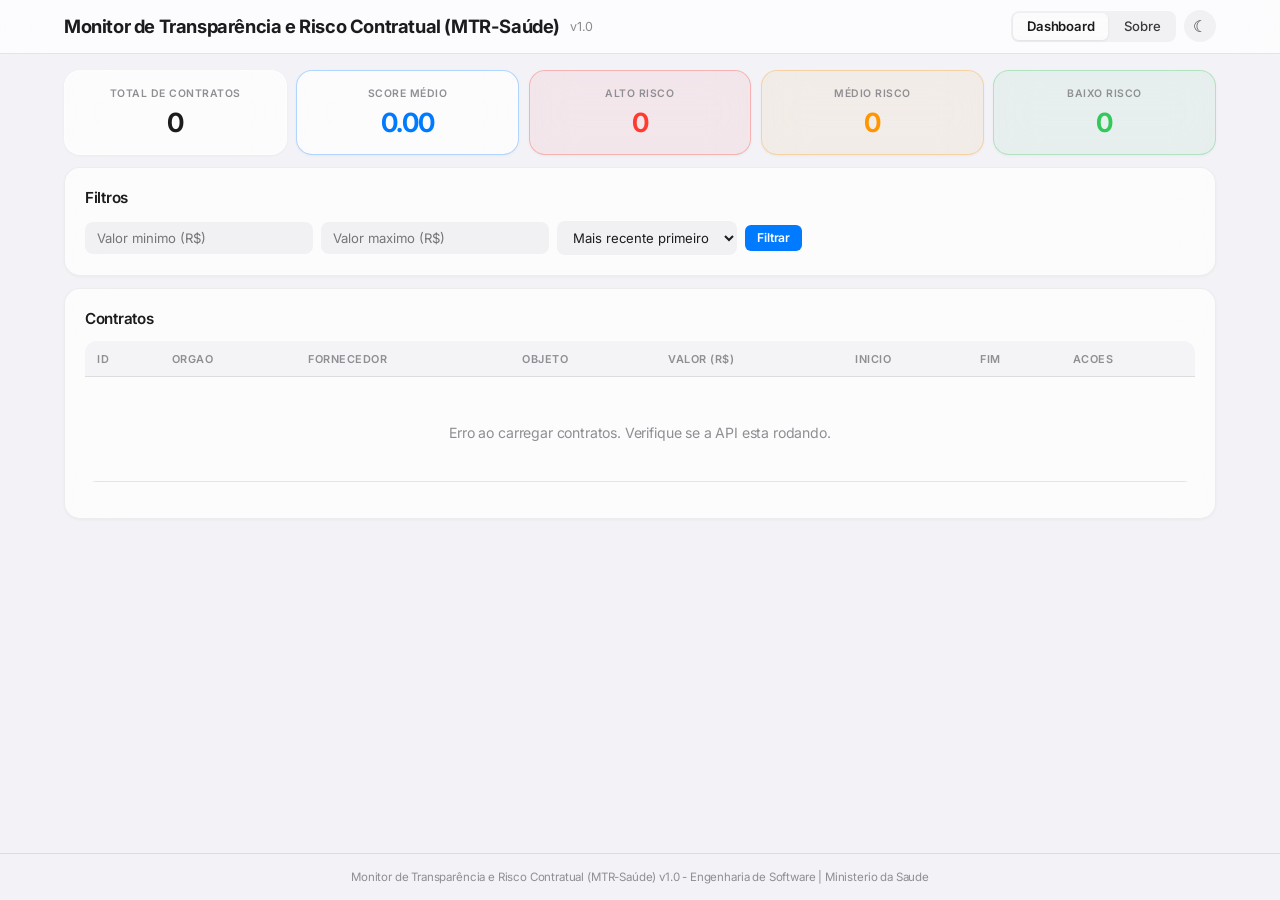
<file: frontend/index.html>
<!DOCTYPE html>
<html lang="pt-BR">
<head>
    <meta charset="UTF-8">
    <meta name="viewport" content="width=device-width, initial-scale=1.0">
    <title>Monitor de Transparência e Risco Contratual (MTR-Saúde) v1.0</title>
    <link rel="preconnect" href="https://fonts.googleapis.com">
    <link rel="preconnect" href="https://fonts.gstatic.com" crossorigin>
    <link href="https://fonts.googleapis.com/css2?family=Inter:wght@400;500;600;700&display=swap" rel="stylesheet">
    <link rel="stylesheet" href="css/style.css">
    <script src="js/theme.js"></script>
</head>
<body>
    <header>
        <nav>
            <h1>
                Monitor de Transparência e Risco Contratual (MTR-Saúde) <span style="font-weight:400;font-size:0.78rem;opacity:0.5;margin-left:0.1rem;">v1.0</span>
            </h1>
            <div class="nav-right">
                <ul>
                    <li><a href="index.html" class="active">Dashboard</a></li>
                    <li><a href="pages/sobre.html">Sobre</a></li>
                </ul>
                <button class="theme-toggle" id="theme-toggle" title="Alternar tema">&#9790;</button>
            </div>
        </nav>
    </header>

    <main>
        <!-- Cards resumo -->
        <div class="cards">
            <div class="card card-white">
                <h3>Total de Contratos</h3>
                <p id="total-contratos">-</p>
            </div>
            <div class="card card-accent">
                <h3>Score Médio</h3>
                <p id="score-medio">0.00</p>
            </div>
            <div class="card card-danger">
                <h3>Alto Risco</h3>
                <p id="alto-risco">0</p>
            </div>
            <div class="card card-warning">
                <h3>Médio Risco</h3>
                <p id="medio-risco">0</p>
            </div>
            <div class="card card-success">
                <h3>Baixo Risco</h3>
                <p id="baixo-risco">0</p>
            </div>
        </div>

        <!-- Filtros -->
        <section class="section-box">
            <h2>Filtros</h2>
            <div class="filtros-container">
                <input type="number" id="filtro-valor-min" placeholder="Valor minimo (R$)">
                <input type="number" id="filtro-valor-max" placeholder="Valor maximo (R$)">
                <select id="filtro-ordem">
                    <option value="desc">Mais recente primeiro</option>
                    <option value="asc">Mais antigo primeiro</option>
                </select>
                <button class="btn btn-primary btn-small" id="btn-filtrar">Filtrar</button>
            </div>
        </section>

        <!-- Tabela -->
        <section class="section-box">
            <h2>Contratos</h2>
            <div class="loading" id="loading">
                <span class="spinner"></span> Carregando...
            </div>
            <div class="table-wrapper">
                <table>
                    <thead>
                        <tr>
                            <th>ID</th>
                            <th>Orgao</th>
                            <th>Fornecedor</th>
                            <th>Objeto</th>
                            <th>Valor (R$)</th>
                            <th>Inicio</th>
                            <th>Fim</th>
                            <th>Acoes</th>
                        </tr>
                    </thead>
                    <tbody id="contratos-body"></tbody>
                </table>
            </div>
            <div id="paginacao" class="paginacao"></div>
        </section>
    </main>

    <footer>
        <p>Monitor de Transparência e Risco Contratual (MTR-Saúde) v1.0 - Engenharia de Software | Ministerio da Saude</p>
    </footer>

    <script src="js/api.js"></script>
    <script src="js/dashboard.js"></script>
</body>
</html>
</file>
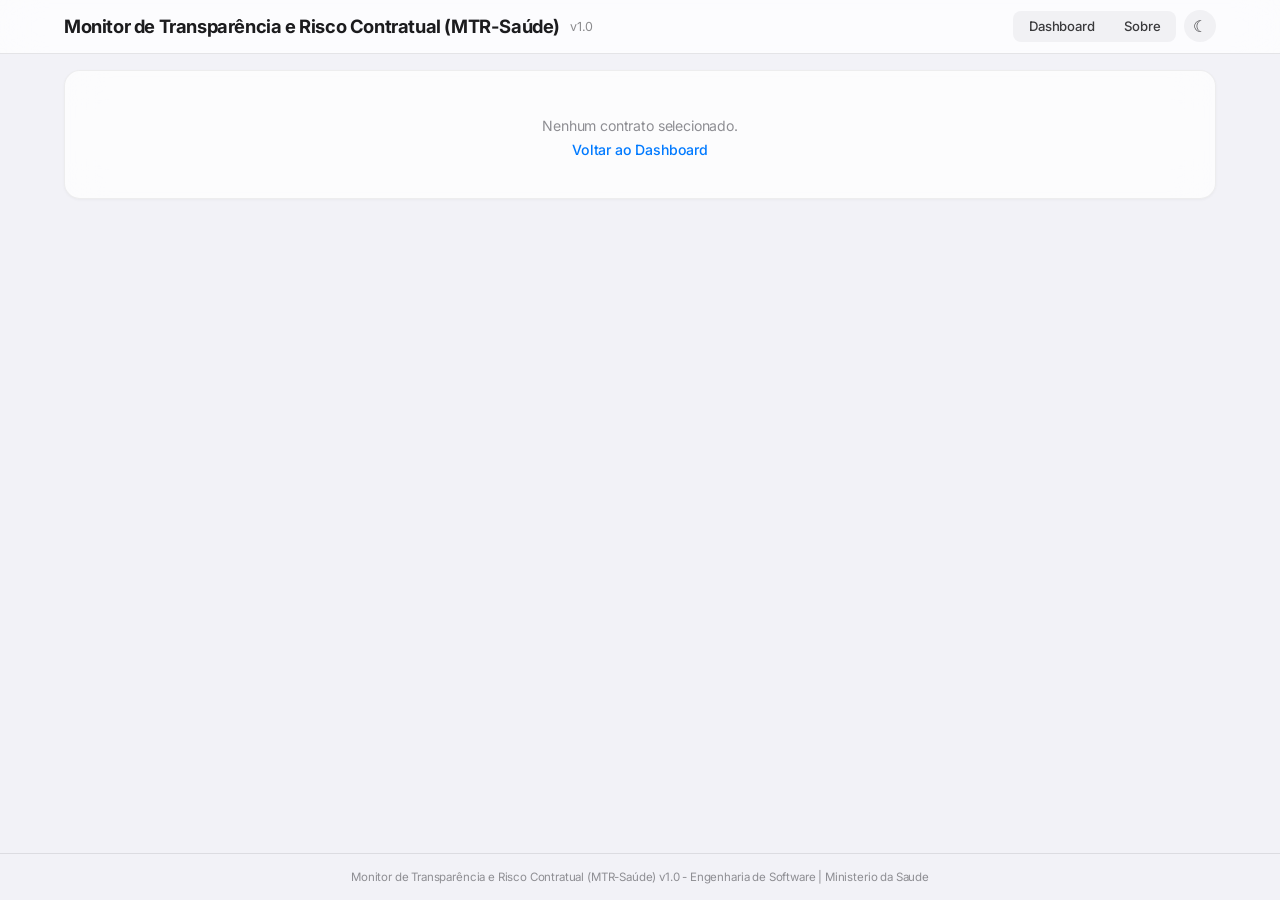
<file: frontend/pages/contratos.html>
<!DOCTYPE html>
<html lang="pt-BR">
<head>
    <meta charset="UTF-8">
    <meta name="viewport" content="width=device-width, initial-scale=1.0">
    <title>Detalhe do Contrato - Monitor de Transparência e Risco Contratual (MTR-Saúde) v1.0</title>
    <link rel="preconnect" href="https://fonts.googleapis.com">
    <link rel="preconnect" href="https://fonts.gstatic.com" crossorigin>
    <link href="https://fonts.googleapis.com/css2?family=Inter:wght@400;500;600;700&display=swap" rel="stylesheet">
    <link rel="stylesheet" href="../css/style.css">
    <script src="../js/theme.js"></script>
</head>
<body>
    <header>
        <nav>
            <h1>
                Monitor de Transparência e Risco Contratual (MTR-Saúde) <span style="font-weight:400;font-size:0.78rem;opacity:0.5;margin-left:0.1rem;">v1.0</span>
            </h1>
            <div class="nav-right">
                <ul>
                    <li><a href="../index.html">Dashboard</a></li>
                    <li><a href="sobre.html">Sobre</a></li>
                </ul>
                <button class="theme-toggle" id="theme-toggle" title="Alternar tema">&#9790;</button>
            </div>
        </nav>
    </header>

    <main>
        <div class="loading visible" id="loading">
            <span class="spinner"></span> Carregando dados do contrato...
        </div>

        <div id="conteudo" style="display:none;">
            <!-- Informacoes do Contrato -->
            <section class="section-box">
                <div style="display:flex;justify-content:space-between;align-items:center;margin-bottom:1.5rem;">
                    <h2 style="margin: 0;font-size:1.1rem;">Detalhes do Contrato <span id="contrato-numero" style="color:#007bff;"></span></h2>
                    <button class="btn btn-primary btn-small" onclick="history.back()">Voltar</button>
                </div>

                <div class="detalhe-grid" style="grid-template-columns: 1fr 1fr; gap: 2rem;">
                    <div style="display: flex; flex-direction: column; gap: 1rem;">
                        <div class="detalhe-campo">
                            <label style="font-size: 0.70rem; text-transform: uppercase; letter-spacing: 0.05em; color: var(--text-muted); margin-bottom: 0.25rem; display: block;">Objeto</label>
                            <span id="det-objeto" style="font-weight: 500; font-size: 0.9rem; line-height: 1.4; display: block;">-</span>
                        </div>
                        <div class="detalhe-campo">
                            <label style="font-size: 0.70rem; text-transform: uppercase; letter-spacing: 0.05em; color: var(--text-muted); margin-bottom: 0.25rem; display: block;">Órgão</label>
                            <span id="det-orgao" style="font-weight: 500; font-size: 0.9rem;">-</span>
                        </div>
                        <div class="detalhe-campo">
                            <label style="font-size: 0.70rem; text-transform: uppercase; letter-spacing: 0.05em; color: var(--text-muted); margin-bottom: 0.25rem; display: block;">Fornecedor</label>
                            <span id="det-fornecedor" style="font-weight: 500; font-size: 0.9rem;">-</span>
                        </div>
                        <div class="detalhe-campo">
                            <label style="font-size: 0.70rem; text-transform: uppercase; letter-spacing: 0.05em; color: var(--text-muted); margin-bottom: 0.25rem; display: block;">CPF/CNPJ</label>
                            <span id="det-cpf-cnpj" style="font-weight: 500; font-size: 0.9rem;">-</span>
                        </div>
                    </div>
                    <div style="display: flex; flex-direction: column; gap: 1rem;">
                        <div class="detalhe-campo">
                            <label style="font-size: 0.70rem; text-transform: uppercase; letter-spacing: 0.05em; color: var(--text-muted); margin-bottom: 0.25rem; display: block;">Valor</label>
                            <span id="det-valor" style="font-weight: 600; font-size: 1.1rem;">-</span>
                        </div>
                        <div class="detalhe-campo">
                            <label style="font-size: 0.70rem; text-transform: uppercase; letter-spacing: 0.05em; color: var(--text-muted); margin-bottom: 0.25rem; display: block;">Período</label>
                            <span id="det-periodo" style="font-weight: 500; font-size: 0.9rem;">-</span>
                        </div>
                        <div class="detalhe-campo">
                            <label style="font-size: 0.70rem; text-transform: uppercase; letter-spacing: 0.05em; color: var(--text-muted); margin-bottom: 0.25rem; display: block;">Modalidade</label>
                            <span id="det-modalidade" style="font-weight: 500; font-size: 0.9rem;">-</span>
                        </div>
                        <div class="detalhe-campo">
                            <label style="font-size: 0.70rem; text-transform: uppercase; letter-spacing: 0.05em; color: var(--text-muted); margin-bottom: 0.25rem; display: block;">Processo Licitatório</label>
                            <span id="det-processo" style="font-weight: 500; font-size: 0.9rem;">-</span>
                        </div>
                    </div>
                </div>
            </section>

            <!-- Análise de Anomalia -->
            <section class="section-box" style="margin-top: 1rem;">
                <h2 style="margin-bottom: 1.5rem;font-size:1.1rem;">Análise de Anomalia</h2>
                <div style="display: flex; gap: 2rem; align-items: flex-start;">
                    <div>
                        <label style="font-size: 0.70rem; text-transform: uppercase; letter-spacing: 0.05em; color: var(--text-muted); margin-bottom: 0.25rem; display: block;">Score de Anomalia</label>
                        <span id="score-anomalia" style="font-size: 2.2rem; font-weight: 700; line-height: 1;">0.0000</span>
                    </div>
                    <div>
                        <label style="font-size: 0.70rem; text-transform: uppercase; letter-spacing: 0.05em; color: var(--text-muted); margin-bottom: 0.25rem; display: block;">Nível de Risco</label>
                        <span id="nivel-risco" style="display: inline-block; padding: 0.2rem 0.6rem; background-color: rgba(40, 167, 69, 0.2); color: #28a745; border-radius: 4px; font-weight: 600; font-size: 0.75rem;">BAIXO</span>
                    </div>
                </div>
                <div style="width: 100%; height: 6px; background-color: var(--surface-hover); border-radius: 3px; overflow: hidden; margin-top: 1rem;">
                    <div id="barra-risco" style="width: 25%; height: 100%; background-color: #28a745; border-radius: 3px;"></div>
                </div>
            </section>

            <!-- Por que este contrato foi sinalizado? -->
            <section class="section-box" style="margin-top: 1rem;">
                <h2 style="margin-bottom: 1.2rem;font-size:1.1rem;">Por que este contrato foi sinalizado?</h2>
                <div id="lista-anomalias" style="display: flex; flex-direction: column; gap: 0.75rem;">
                    <!-- cards filled by JS -->
                </div>
            </section>

            <!-- Dados do Fornecedor -->
            <section class="section-box" style="margin-top: 1rem; display: flex; justify-content: space-between; align-items: center; flex-wrap: wrap; gap: 1rem;">
                <h2 style="margin: 0;font-size:1.1rem;">Dados do Fornecedor (Receita Federal)</h2>
                <button class="btn btn-primary" id="btn-receita" onclick="consultarReceitaFederal()">Consultar Receita Federal</button>
                <div id="receita-resultado" style="display: none; width: 100%; margin-top: 1rem; padding: 1.5rem; border: 1px solid var(--border-color); border-radius: 8px; background-color: var(--surface);">
                    <!-- Conteúdo preenchido pelo JS -->
                </div>
            </section>
        </div>

        <!-- Sem contrato selecionado -->
        <div id="sem-contrato" style="display:none;">
            <section class="section-box empty-state">
                <p>Nenhum contrato selecionado.</p>
                <p><a href="../index.html">Voltar ao Dashboard</a></p>
            </section>
        </div>
    </main>

    <footer>
        <p>Monitor de Transparência e Risco Contratual (MTR-Saúde) v1.0 - Engenharia de Software | Ministerio da Saude</p>
    </footer>

    <script src="../js/api.js"></script>
    <script src="../js/contrato-detalhe.js"></script>
</body>
</html>
</file>
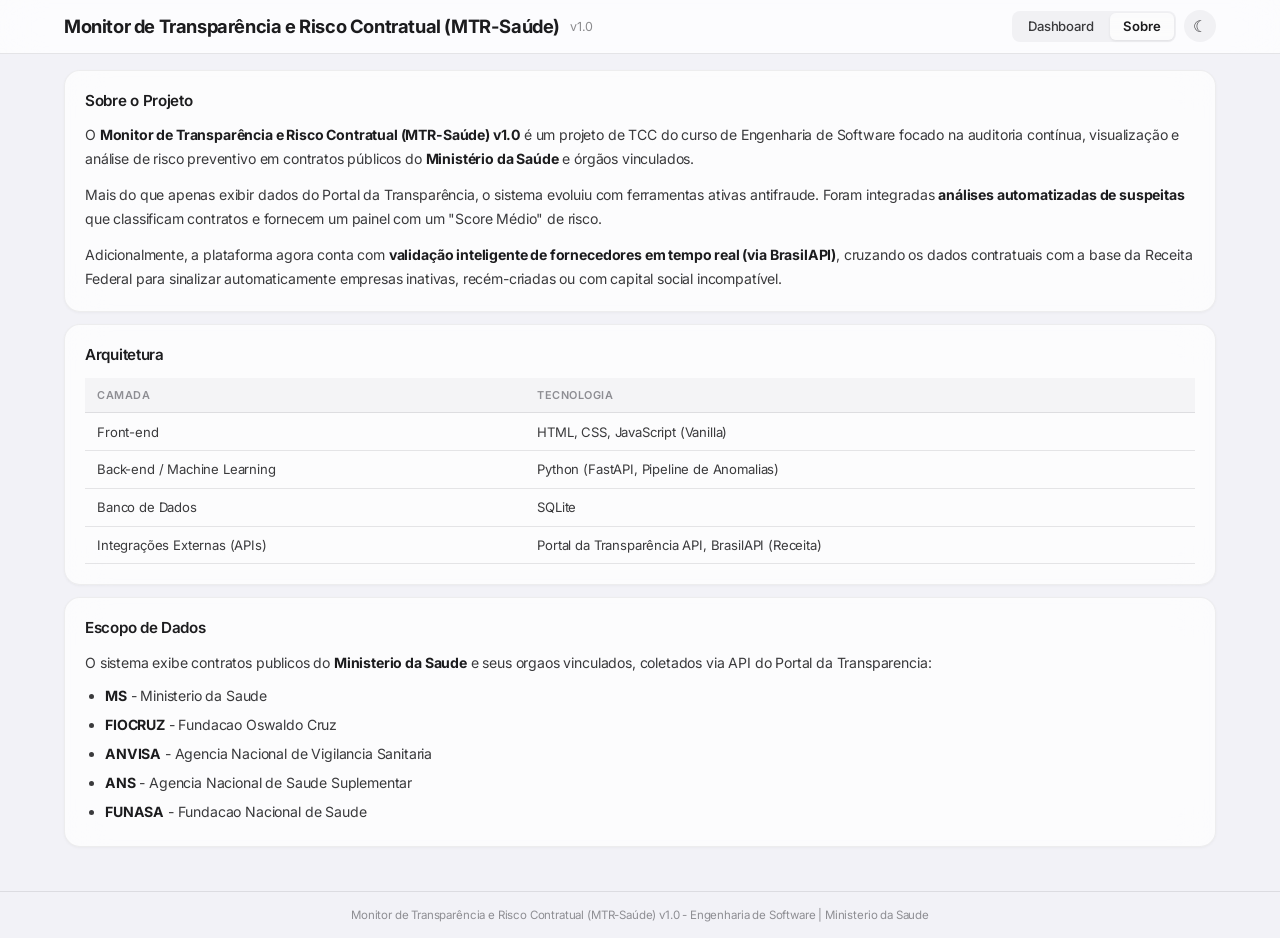
<file: frontend/pages/sobre.html>
<!DOCTYPE html>
<html lang="pt-BR">
<head>
    <meta charset="UTF-8">
    <meta name="viewport" content="width=device-width, initial-scale=1.0">
    <title>Sobre o Projeto - Monitor de Transparência e Risco Contratual (MTR-Saúde) v1.0</title>
    <link rel="preconnect" href="https://fonts.googleapis.com">
    <link rel="preconnect" href="https://fonts.gstatic.com" crossorigin>
    <link href="https://fonts.googleapis.com/css2?family=Inter:wght@400;500;600;700&display=swap" rel="stylesheet">
    <link rel="stylesheet" href="../css/style.css">
    <script src="../js/theme.js"></script>
</head>
<body>
    <header>
        <nav>
            <h1>
                Monitor de Transparência e Risco Contratual (MTR-Saúde) <span style="font-weight:400;font-size:0.78rem;opacity:0.5;margin-left:0.1rem;">v1.0</span>
            </h1>
            <div class="nav-right">
                <ul>
                    <li><a href="../index.html">Dashboard</a></li>
                    <li><a href="sobre.html" class="active">Sobre</a></li>
                </ul>
                <button class="theme-toggle" id="theme-toggle" title="Alternar tema">&#9790;</button>
            </div>
        </nav>
    </header>

    <main>
        <section class="section-box">
            <h2>Sobre o Projeto</h2>
            <div class="sobre-content">
                <p>
                    O <strong>Monitor de Transparência e Risco Contratual (MTR-Saúde) v1.0</strong>
                    é um projeto de TCC do curso de Engenharia de Software focado na auditoria contínua, visualização e análise de risco preventivo em contratos públicos do
                    <strong>Ministério da Saúde</strong> e órgãos vinculados.
                </p>
                <p>
                    Mais do que apenas exibir dados do Portal da Transparência, o sistema evoluiu com ferramentas ativas antifraude. Foram integradas <strong>análises automatizadas de suspeitas</strong> que classificam contratos e fornecem um painel com um "Score Médio" de risco. 
                </p>
                <p>
                    Adicionalmente, a plataforma agora conta com <strong>validação inteligente de fornecedores em tempo real (via BrasilAPI)</strong>, cruzando os dados contratuais com a base da Receita Federal para sinalizar automaticamente empresas inativas, recém-criadas ou com capital social incompatível.
                </p>
            </div>
        </section>

        <section class="section-box">
            <h2>Arquitetura</h2>
            <div style="margin-top:0.5rem;">
                <table>
                    <thead>
                        <tr>
                            <th>Camada</th>
                            <th>Tecnologia</th>
                        </tr>
                    </thead>
                    <tbody>
                        <tr><td>Front-end</td><td>HTML, CSS, JavaScript (Vanilla)</td></tr>
                        <tr><td>Back-end / Machine Learning</td><td>Python (FastAPI, Pipeline de Anomalias)</td></tr>
                        <tr><td>Banco de Dados</td><td>SQLite</td></tr>
                        <tr><td>Integrações Externas (APIs)</td><td>Portal da Transparência API, BrasilAPI (Receita)</td></tr>
                    </tbody>
                </table>
            </div>
        </section>

        <section class="section-box">
            <h2>Escopo de Dados</h2>
            <div class="sobre-content">
                <p>
                    O sistema exibe contratos publicos do <strong>Ministerio da Saude</strong> e seus
                    orgaos vinculados, coletados via API do Portal da Transparencia:
                </p>
                <ul class="diferenciais-list" style="margin-top:0.5rem;">
                    <li><strong>MS</strong> - Ministerio da Saude</li>
                    <li><strong>FIOCRUZ</strong> - Fundacao Oswaldo Cruz</li>
                    <li><strong>ANVISA</strong> - Agencia Nacional de Vigilancia Sanitaria</li>
                    <li><strong>ANS</strong> - Agencia Nacional de Saude Suplementar</li>
                    <li><strong>FUNASA</strong> - Fundacao Nacional de Saude</li>
                </ul>
            </div>
        </section>


    </main>

    <footer>
        <p>Monitor de Transparência e Risco Contratual (MTR-Saúde) v1.0 - Engenharia de Software | Ministerio da Saude</p>
    </footer>
</body>
</html>
</file>
<file: frontend/css/style.css>
/* ══════════════════════════════════════════════
   TCC v1.0 - Design System
   ══════════════════════════════════════════════ */

:root {
    --bg-primary: #f2f2f7;
    --bg-secondary: rgba(255, 255, 255, 0.72);
    --bg-card: rgba(255, 255, 255, 0.72);
    --bg-header: rgba(255, 255, 255, 0.72);
    --bg-input: rgba(118, 118, 128, 0.08);
    --bg-table-header: rgba(118, 118, 128, 0.06);
    --bg-hover: rgba(0, 0, 0, 0.03);

    --text-primary: #1c1c1e;
    --text-secondary: #3a3a3c;
    --text-muted: #8e8e93;
    --text-header: #1c1c1e;
    --text-card-value: #1c1c1e;

    --border-color: rgba(0, 0, 0, 0.06);
    --separator: rgba(60, 60, 67, 0.12);

    --accent: #007aff;
    --accent-hover: #0066d6;
    --accent-light: rgba(0, 122, 255, 0.1);

    --danger: #ff3b30;
    --warning: #ff9500;
    --warning-bg: rgba(255, 149, 0, 0.08);
    --success: #34c759;
    --success-bg: rgba(52, 199, 89, 0.08);

    --glass-blur: blur(20px);
    --glass-saturate: saturate(180%);

    --shadow-sm: 0 1px 3px rgba(0, 0, 0, 0.04);
    --shadow-md: 0 4px 16px rgba(0, 0, 0, 0.06);

    --radius: 16px;
    --radius-sm: 12px;
    --radius-xs: 8px;
    --transition: 0.3s cubic-bezier(0.25, 0.46, 0.45, 0.94);
}

[data-theme="dark"] {
    --bg-primary: #000000;
    --bg-secondary: rgba(28, 28, 30, 0.72);
    --bg-card: rgba(28, 28, 30, 0.72);
    --bg-header: rgba(28, 28, 30, 0.72);
    --bg-input: rgba(118, 118, 128, 0.16);
    --bg-table-header: rgba(118, 118, 128, 0.08);
    --bg-hover: rgba(255, 255, 255, 0.04);

    --text-primary: #f5f5f7;
    --text-secondary: #a1a1a6;
    --text-muted: #636366;
    --text-header: #f5f5f7;
    --text-card-value: #f5f5f7;

    --border-color: rgba(255, 255, 255, 0.06);
    --separator: rgba(84, 84, 88, 0.36);

    --accent: #0a84ff;
    --accent-hover: #409cff;
    --accent-light: rgba(10, 132, 255, 0.15);

    --danger: #ff453a;
    --warning: #ff9f0a;
    --warning-bg: rgba(255, 159, 10, 0.12);
    --success: #30d158;
    --success-bg: rgba(48, 209, 88, 0.12);

    --shadow-sm: 0 1px 4px rgba(0, 0, 0, 0.2);
    --shadow-md: 0 4px 16px rgba(0, 0, 0, 0.3);
}

* {
    margin: 0;
    padding: 0;
    box-sizing: border-box;
}

body {
    font-family: -apple-system, "SF Pro Display", "SF Pro Text", "Inter", "Helvetica Neue", sans-serif;
    background-color: var(--bg-primary);
    color: var(--text-primary);
    min-height: 100vh;
    display: flex;
    flex-direction: column;
    transition: background-color var(--transition), color var(--transition);
    -webkit-font-smoothing: antialiased;
    letter-spacing: -0.01em;
}

/* ── Header ──────────────────────────────────── */

header {
    background: var(--bg-header);
    backdrop-filter: var(--glass-blur) var(--glass-saturate);
    -webkit-backdrop-filter: var(--glass-blur) var(--glass-saturate);
    color: var(--text-primary);
    padding: 0;
    position: sticky;
    top: 0;
    z-index: 100;
    border-bottom: 1px solid var(--separator);
}

nav {
    display: flex;
    justify-content: space-between;
    align-items: center;
    max-width: 1200px;
    margin: 0 auto;
    padding: 0.65rem 1.5rem;
}

nav h1 {
    font-size: 1.15rem;
    font-weight: 700;
    letter-spacing: -0.4px;
    display: flex;
    align-items: center;
    gap: 0.55rem;
    color: var(--text-primary);
}

.nav-right {
    display: flex;
    align-items: center;
    gap: 0.5rem;
}

nav ul {
    list-style: none;
    display: flex;
    gap: 0.15rem;
    background: var(--bg-input);
    border-radius: var(--radius-xs);
    padding: 2px;
}

nav a {
    color: var(--text-secondary);
    text-decoration: none;
    font-size: 0.82rem;
    font-weight: 500;
    transition: all var(--transition);
    padding: 0.35rem 0.85rem;
    border-radius: 6px;
    display: block;
}

nav a:hover { color: var(--text-primary); }

nav a.active {
    color: var(--text-primary);
    background: var(--bg-card);
    box-shadow: 0 1px 3px rgba(0, 0, 0, 0.08);
    font-weight: 600;
}

.theme-toggle {
    background: var(--bg-input);
    border: none;
    color: var(--text-secondary);
    width: 32px;
    height: 32px;
    border-radius: 50%;
    cursor: pointer;
    display: flex;
    align-items: center;
    justify-content: center;
    font-size: 1rem;
    transition: all var(--transition);
}

.theme-toggle:hover {
    background: var(--accent-light);
    color: var(--accent);
    transform: scale(1.1);
}

/* ── Main ────────────────────────────────────── */

main {
    max-width: 1200px;
    margin: 1rem auto;
    padding: 0 1.5rem;
    flex: 1;
    width: 100%;
}

.section-box {
    background: var(--bg-card);
    backdrop-filter: var(--glass-blur);
    -webkit-backdrop-filter: var(--glass-blur);
    padding: 1.25rem;
    border-radius: var(--radius);
    margin-bottom: 0.75rem;
    box-shadow: var(--shadow-sm);
    border: 1px solid var(--border-color);
    transition: all var(--transition);
}

.section-box h2 {
    font-size: 0.95rem;
    color: var(--text-primary);
    margin-bottom: 0.85rem;
    font-weight: 600;
    letter-spacing: -0.3px;
}

/* ── Filtros ─────────────────────────────────── */

.filtros-container {
    display: flex;
    gap: 0.5rem;
    flex-wrap: wrap;
    align-items: center;
}

.filtros-container select,
.filtros-container input[type="number"],
.filtros-container input[type="text"] {
    padding: 0.5rem 0.75rem;
    border: none;
    border-radius: var(--radius-xs);
    font-size: 0.82rem;
    background: var(--bg-input);
    color: var(--text-primary);
    min-width: 140px;
    transition: all var(--transition);
    font-family: inherit;
    outline: none;
}

.filtros-container select:focus,
.filtros-container input:focus {
    box-shadow: 0 0 0 3px var(--accent-light);
}

.filtros-container select option {
    background-color: #ffffff;
    color: #1c1c1e;
}

[data-theme="dark"] .filtros-container select option {
    background-color: #1c1c1e;
    color: #f5f5f7;
}

/* ── Buttons ─────────────────────────────────── */

.btn {
    padding: 0.5rem 1.15rem;
    border: none;
    border-radius: var(--radius-xs);
    cursor: pointer;
    font-size: 0.82rem;
    font-weight: 600;
    transition: all var(--transition);
    display: inline-flex;
    align-items: center;
    gap: 0.35rem;
    font-family: inherit;
    letter-spacing: -0.01em;
}

.btn:hover { filter: brightness(1.1); }
.btn:active { transform: scale(0.97); }

.btn-primary {
    background: var(--accent);
    color: white;
}

.btn-small {
    padding: 0.35rem 0.75rem;
    font-size: 0.76rem;
    border-radius: 6px;
}

.btn:disabled {
    opacity: 0.35;
    cursor: not-allowed;
    transform: none;
}

/* ── Cards ───────────────────────────────────── */

.cards {
    display: grid;
    grid-template-columns: repeat(5, 1fr);
    gap: 0.6rem;
    margin-bottom: 0.75rem;
}

.card {
    background: var(--bg-card);
    backdrop-filter: var(--glass-blur);
    -webkit-backdrop-filter: var(--glass-blur);
    padding: 1rem;
    border-radius: var(--radius);
    box-shadow: var(--shadow-sm);
    text-align: center;
    border: 1px solid var(--border-color);
    transition: all var(--transition);
}

.card:hover {
    transform: translateY(-1px);
    box-shadow: var(--shadow-md);
}

.card h3 {
    font-size: 0.65rem;
    color: var(--text-muted);
    margin-bottom: 0.4rem;
    text-transform: uppercase;
    letter-spacing: 0.5px;
    font-weight: 600;
}

.card p {
    font-size: 1.65rem;
    font-weight: 700;
    color: var(--text-card-value);
    letter-spacing: -0.5px;
}

.card.card-accent p { color: var(--accent); }
.card.card-danger p { color: var(--danger); }
.card.card-warning p { color: var(--warning); }
.card.card-success p { color: var(--success); }

.card.card-white { border-color: rgba(255, 255, 255, 0.5); }
.card.card-accent { border-color: rgba(0, 122, 255, 0.3); }
.card.card-danger { border-color: rgba(255, 59, 48, 0.3); background: rgba(255, 59, 48, 0.06); }
.card.card-warning { border-color: rgba(255, 149, 0, 0.3); background: rgba(255, 149, 0, 0.06); }
.card.card-success { border-color: rgba(52, 199, 89, 0.3); background: rgba(52, 199, 89, 0.06); }

.valor-total-text {
    font-size: 1.1rem !important;
    word-break: break-word;
}

[data-theme="dark"] .card.card-accent { border-color: rgba(10, 132, 255, 0.35); }
[data-theme="dark"] .card.card-danger { border-color: rgba(255, 69, 58, 0.4); background: rgba(255, 69, 58, 0.1); }
[data-theme="dark"] .card.card-warning { border-color: rgba(255, 159, 10, 0.4); background: rgba(255, 159, 10, 0.1); }
[data-theme="dark"] .card.card-success { border-color: rgba(48, 209, 88, 0.4); background: rgba(48, 209, 88, 0.1); }

/* ── Table ───────────────────────────────────── */

.table-wrapper {
    overflow-x: auto;
    border-radius: var(--radius-sm);
}

table {
    width: 100%;
    border-collapse: collapse;
}

th, td {
    padding: 0.65rem 0.75rem;
    text-align: left;
    border-bottom: 1px solid var(--separator);
    transition: background-color var(--transition);
}

th {
    background-color: var(--bg-table-header);
    color: var(--text-muted);
    font-weight: 600;
    font-size: 0.68rem;
    text-transform: uppercase;
    letter-spacing: 0.5px;
}

td {
    font-size: 0.82rem;
    color: var(--text-secondary);
}

/* Impedir que colunas de dados numéricos e datas quebrem de linha e afetem o layout do valor */
th:nth-child(1), td:nth-child(1),
th:nth-child(5), td:nth-child(5),
th:nth-child(6), td:nth-child(6),
th:nth-child(7), td:nth-child(7),
th:nth-child(8), td:nth-child(8) {
    white-space: nowrap;
}

tr { transition: background-color var(--transition); }
tr:hover { background-color: var(--bg-hover); }

/* ── Pagination ──────────────────────────────── */

.paginacao {
    display: flex;
    justify-content: center;
    align-items: center;
    gap: 0.25rem;
    margin-top: 1rem;
}

.paginacao button {
    padding: 0.35rem 0.7rem;
    border: none;
    background: var(--bg-input);
    color: var(--text-secondary);
    border-radius: var(--radius-xs);
    cursor: pointer;
    font-size: 0.8rem;
    font-weight: 500;
    transition: all var(--transition);
    font-family: inherit;
}

.paginacao button.active {
    background: var(--accent);
    color: white;
}

.paginacao button:hover:not(.active):not(:disabled) {
    background: var(--accent-light);
    color: var(--accent);
}

.paginacao button:disabled {
    opacity: 0.3;
    cursor: not-allowed;
}

.paginacao .pag-dots {
    color: var(--text-muted);
    font-size: 0.8rem;
    padding: 0 0.25rem;
    user-select: none;
}

/* ── Contract Detail ─────────────────────────── */

.detalhe-grid {
    display: grid;
    grid-template-columns: 1fr 1fr;
    gap: 1.25rem;
}

.detalhe-campo {
    margin-bottom: 0.75rem;
}

.detalhe-campo label {
    font-size: 0.65rem;
    color: var(--text-muted);
    text-transform: uppercase;
    letter-spacing: 0.5px;
    display: block;
    margin-bottom: 0.2rem;
    font-weight: 600;
}

.detalhe-campo span {
    font-size: 0.88rem;
    color: var(--text-primary);
    font-weight: 500;
}

/* ── Loading ─────────────────────────────────── */

.loading {
    display: none;
    text-align: center;
    padding: 2rem;
    color: var(--text-muted);
    font-size: 0.88rem;
}

.loading.visible { display: block; }

.spinner {
    display: inline-block;
    width: 20px;
    height: 20px;
    border: 2.5px solid var(--bg-input);
    border-top-color: var(--accent);
    border-radius: 50%;
    animation: spin 0.8s linear infinite;
    margin-right: 0.4rem;
    vertical-align: middle;
}

@keyframes spin { to { transform: rotate(360deg); } }

/* ── Empty State ─────────────────────────────── */

.empty-state {
    text-align: center;
    padding: 2.5rem;
    color: var(--text-muted);
}

.empty-state p {
    font-size: 0.88rem;
    margin-top: 0.4rem;
}

.empty-state a {
    color: var(--accent);
    text-decoration: none;
    font-weight: 500;
}

/* ── Footer ──────────────────────────────────── */

footer {
    text-align: center;
    padding: 1rem;
    color: var(--text-muted);
    font-size: 0.72rem;
    border-top: 1px solid var(--separator);
    margin-top: 1rem;
    transition: all var(--transition);
}

/* ── Sobre page ──────────────────────────────── */

.sobre-content p {
    margin-top: 0.75rem;
    line-height: 1.7;
    color: var(--text-secondary);
    font-size: 0.88rem;
}

.sobre-content strong { color: var(--text-primary); }

.diferenciais-list {
    padding-left: 1.25rem;
    line-height: 1.9;
    color: var(--text-secondary);
    font-size: 0.88rem;
}

.diferenciais-list li { margin-top: 0.15rem; }

/* ── Responsive ──────────────────────────────── */

@media (max-width: 768px) {
    nav {
        flex-direction: column;
        gap: 0.6rem;
        padding: 0.6rem 1rem;
    }

    .nav-right {
        width: 100%;
        justify-content: space-between;
    }

    .detalhe-grid { grid-template-columns: 1fr; }
    .cards { grid-template-columns: repeat(3, 1fr); }

    .filtros-container { flex-direction: column; }
    .filtros-container select,
    .filtros-container input { width: 100%; }

    main { padding: 0 0.75rem; }
}

@media (max-width: 480px) {
    .cards { grid-template-columns: 1fr; }
}
</file>
